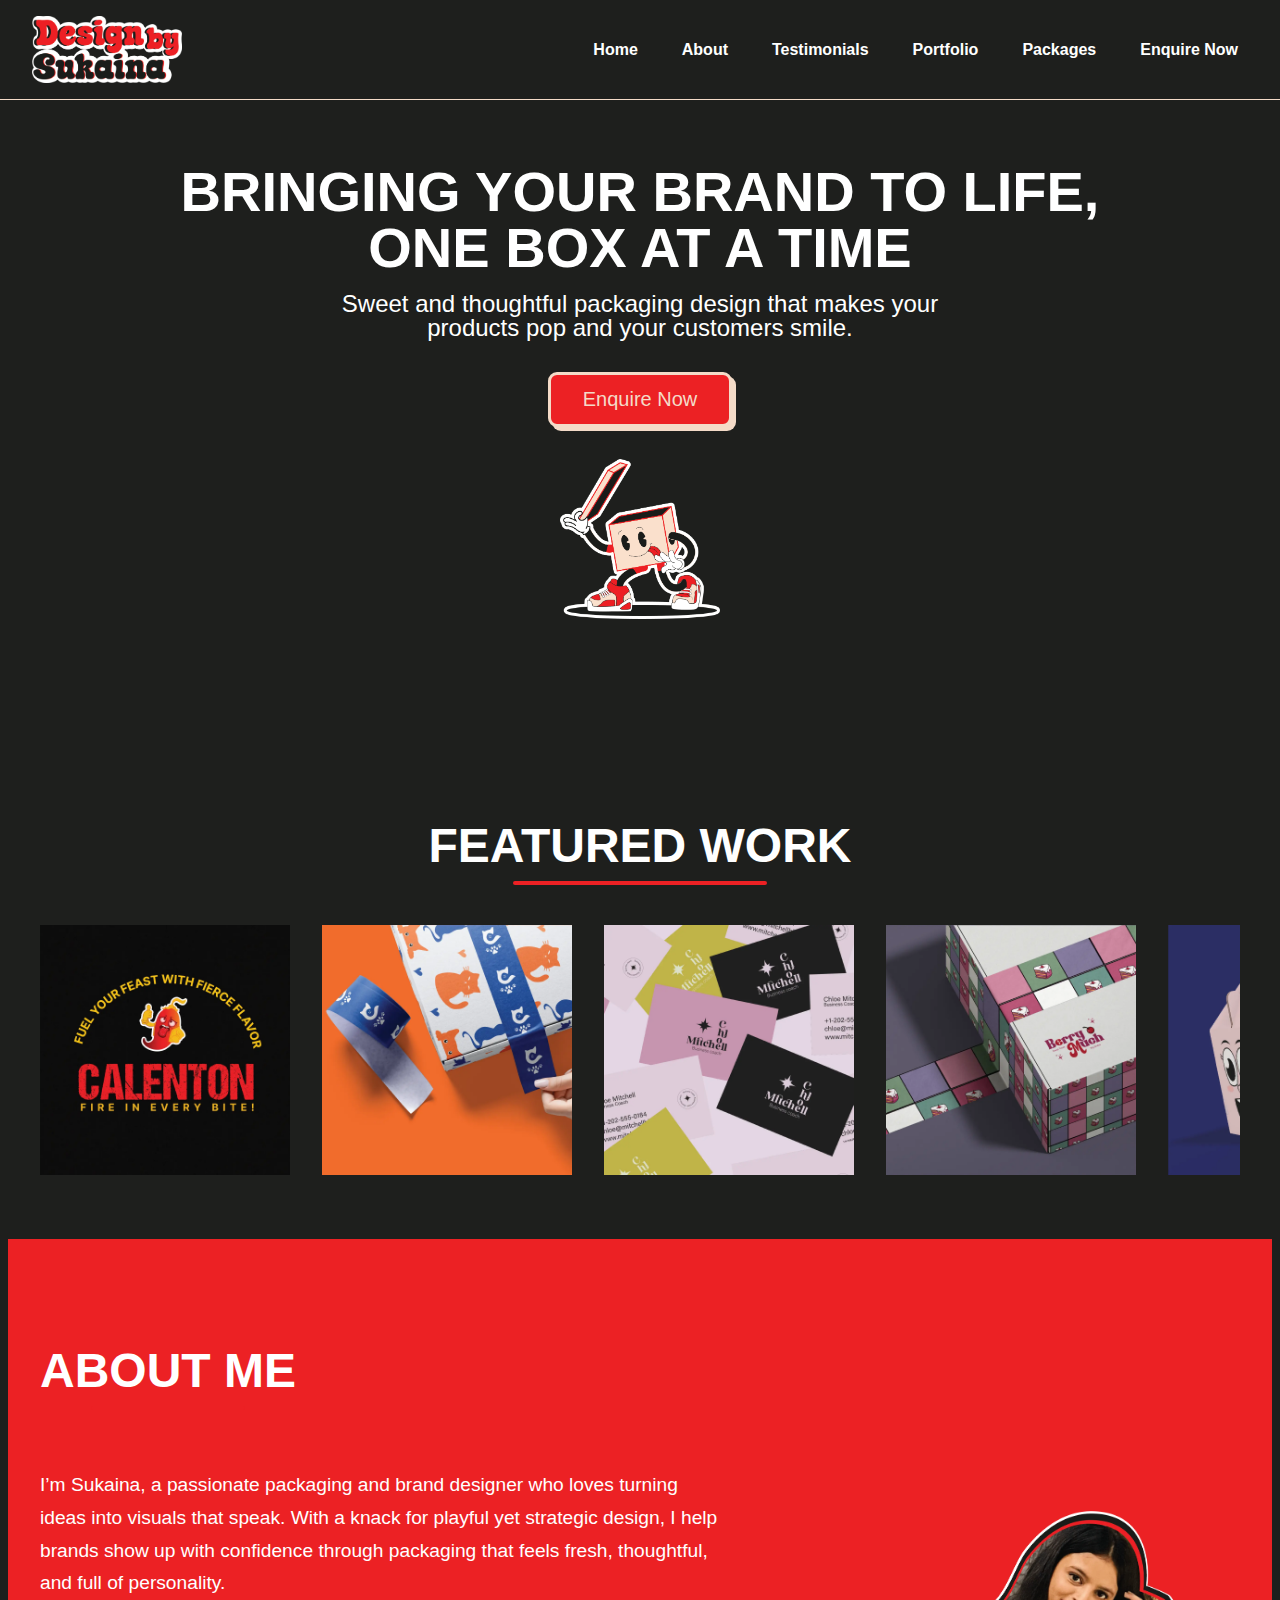
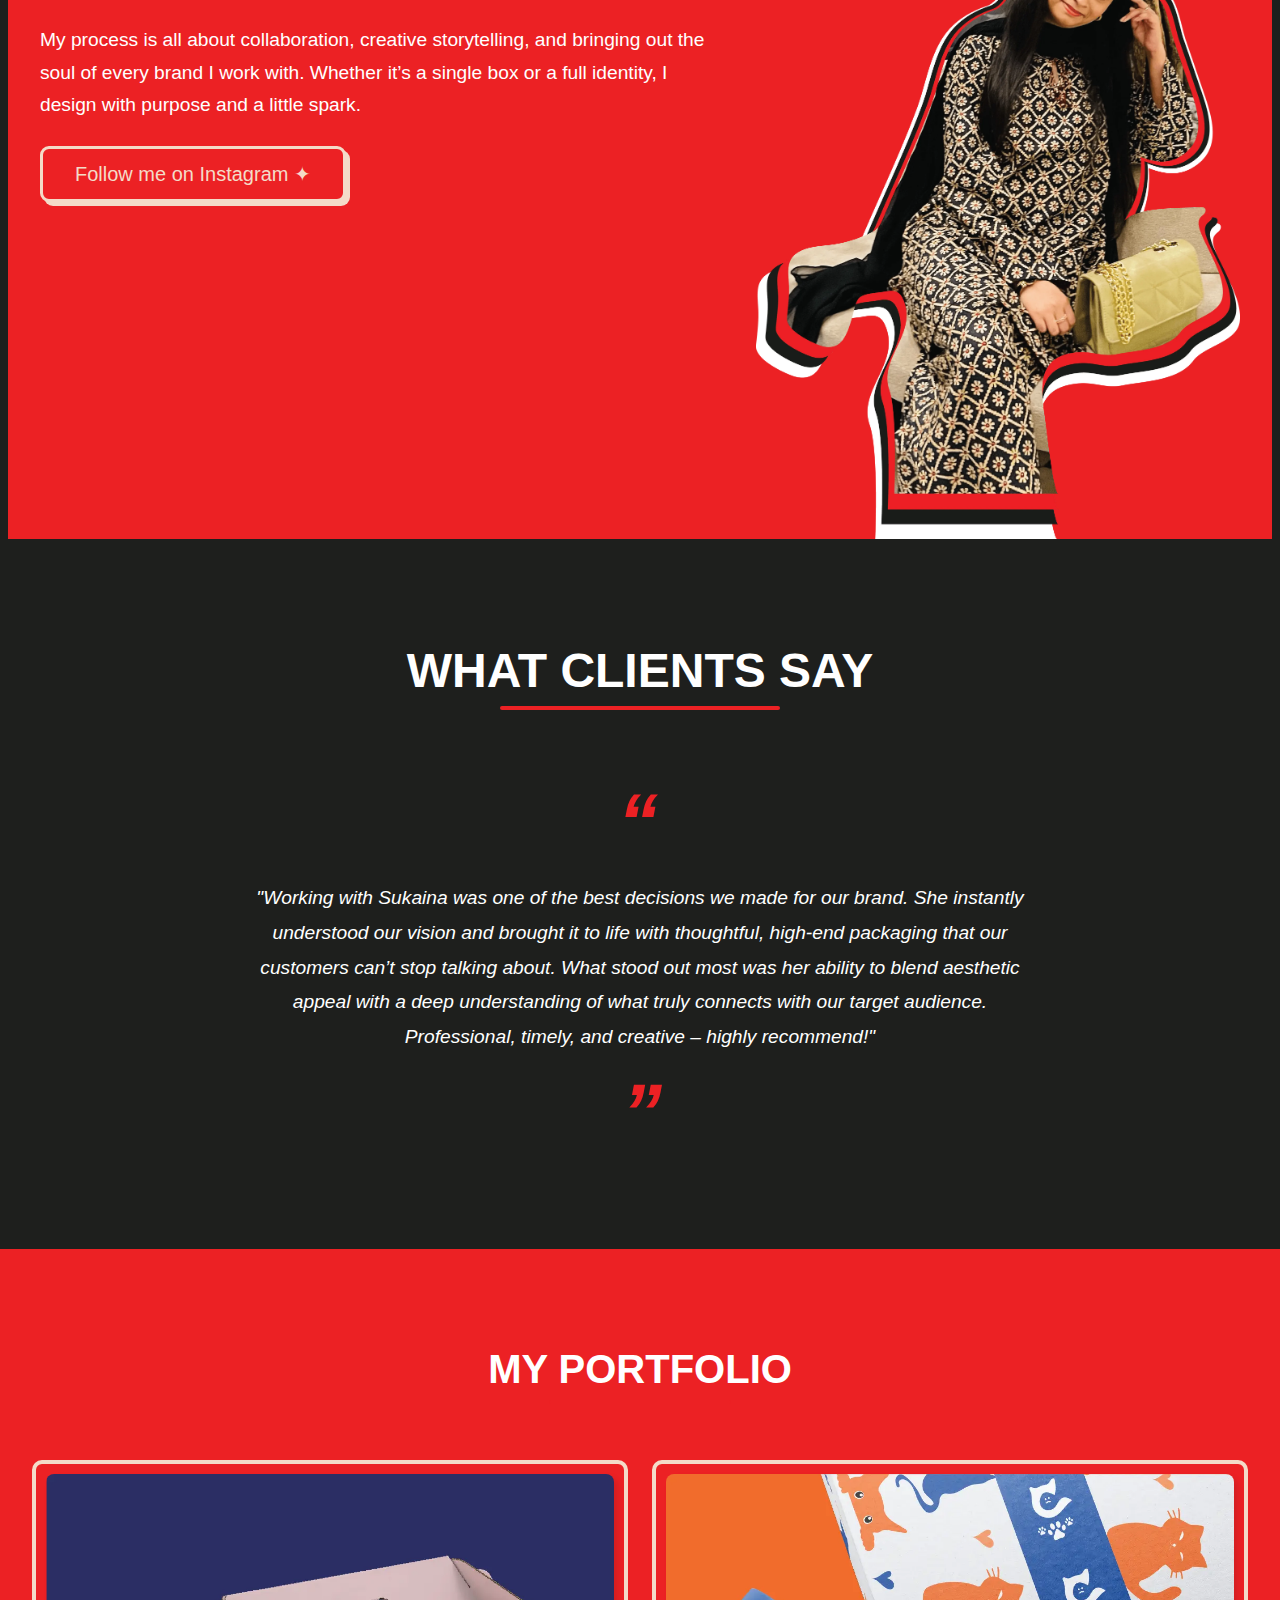
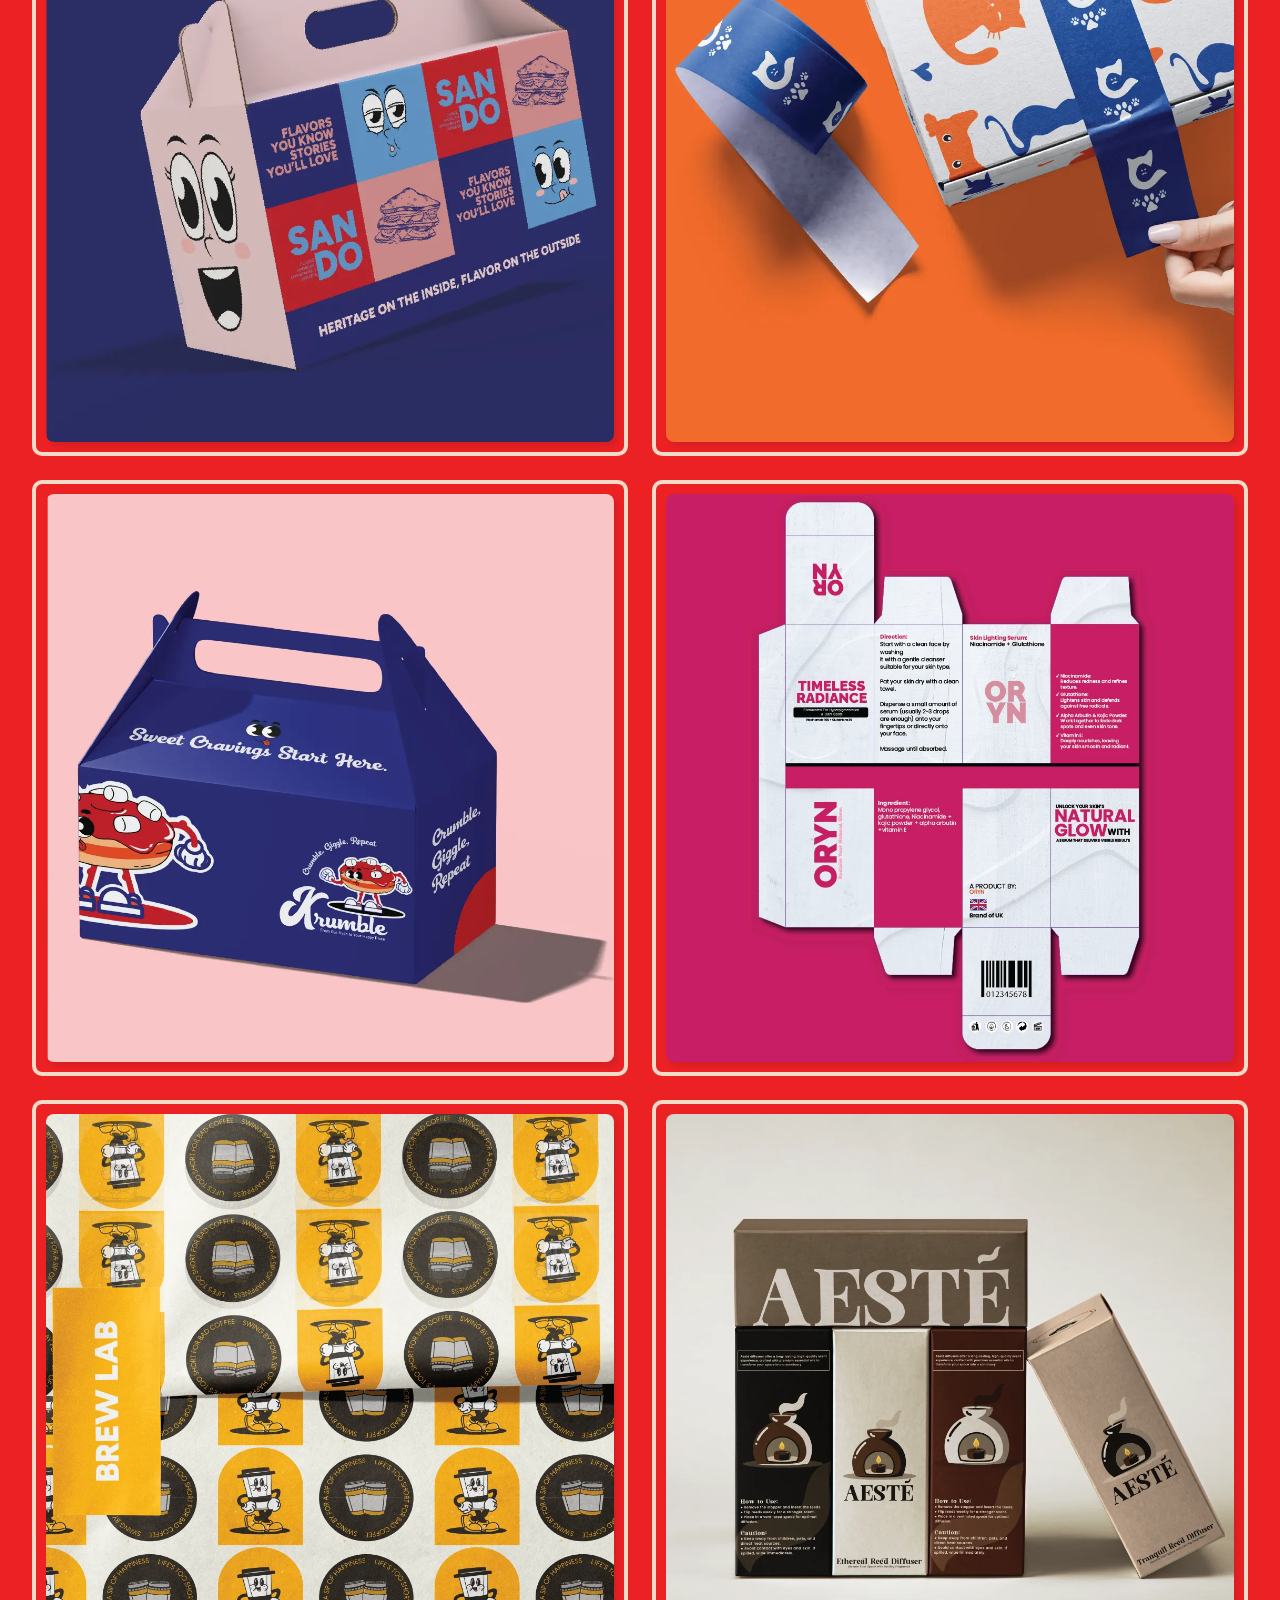
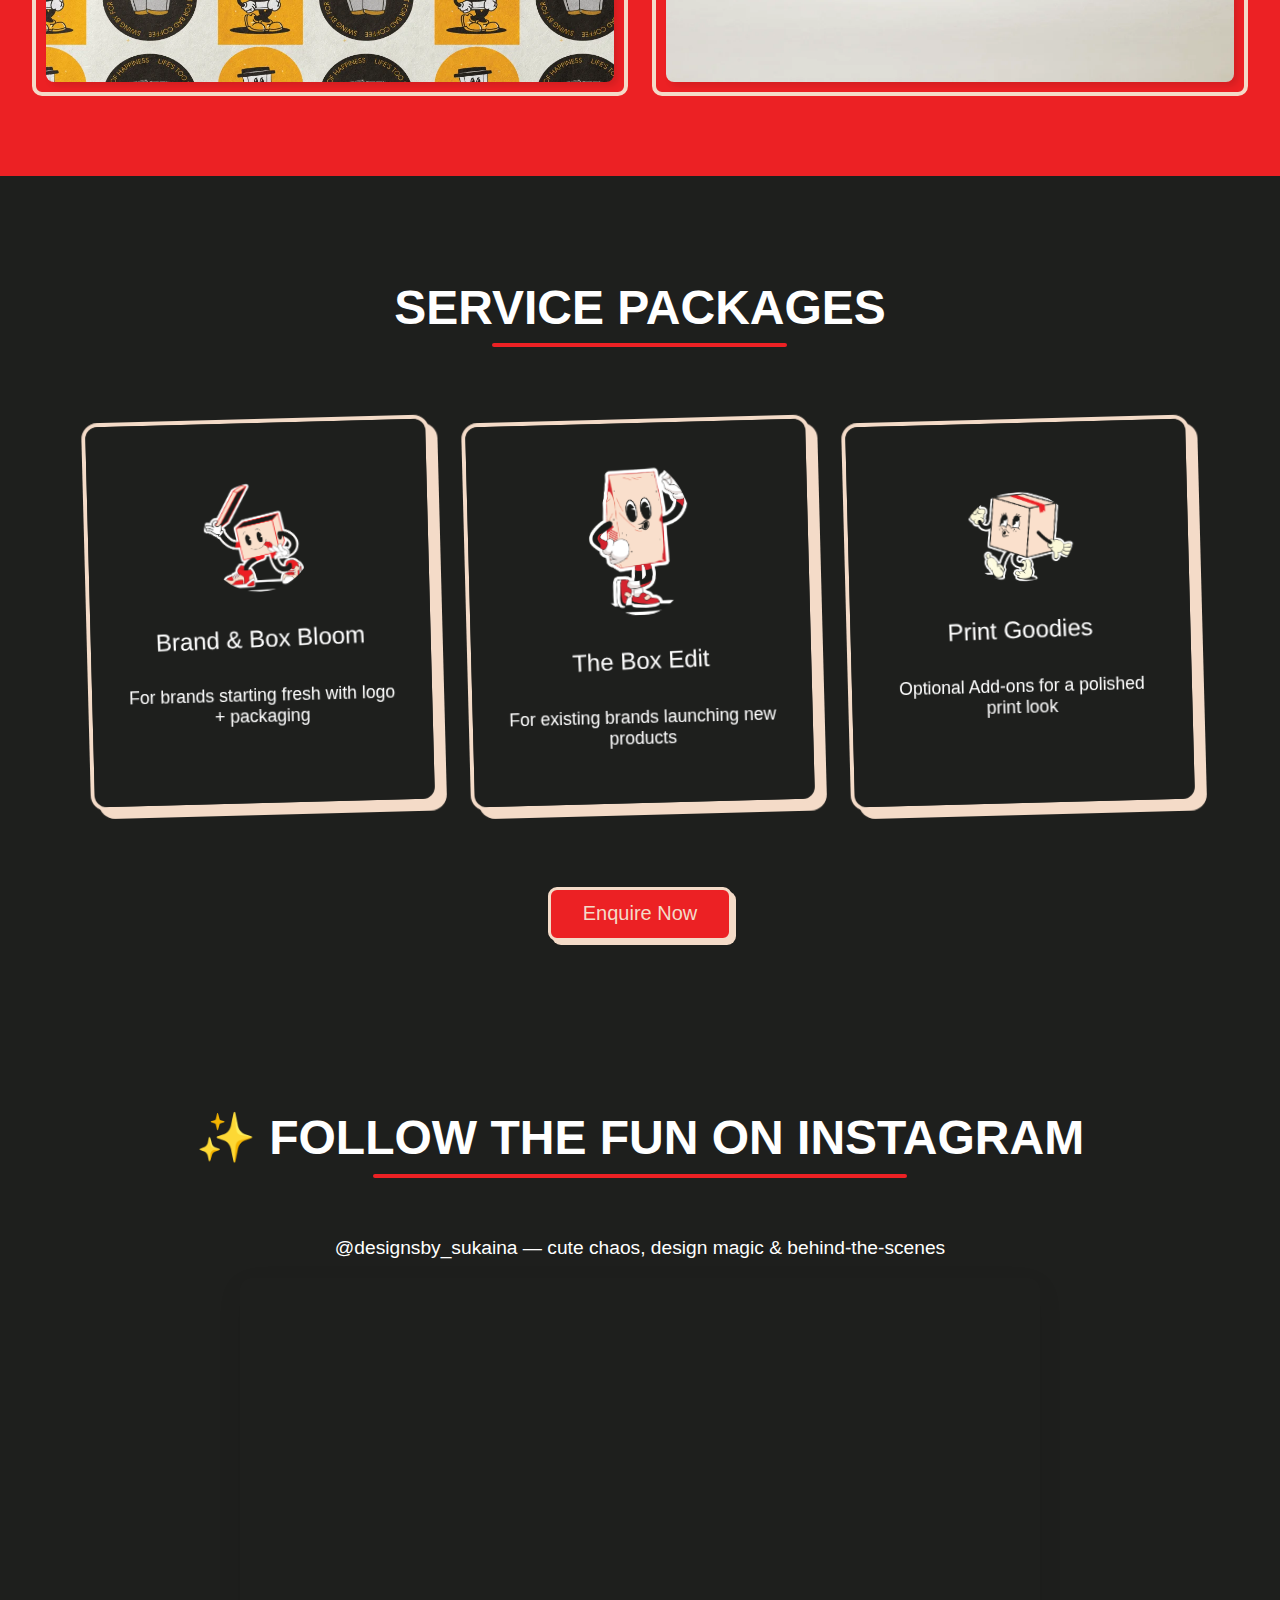
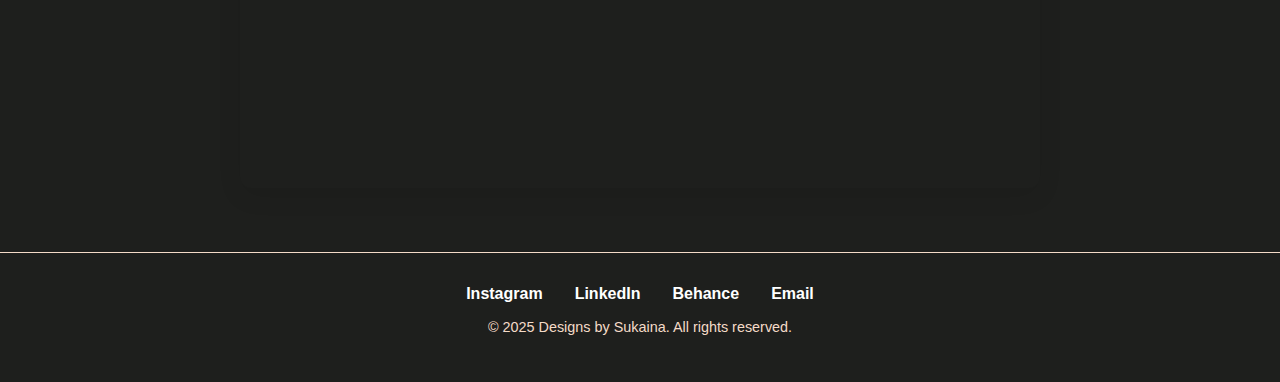
<file: index.html>
<!DOCTYPE html>
<html lang="en">
  <head>
    <meta charset="UTF-8" />
    <meta name="viewport" content="width=device-width, initial-scale=1.0" />
    <title>Design by Sukaina</title>
    <link rel="stylesheet" href="styles.css" />
    <link rel="icon" type="image/png" href="/favicon/favicon-96x96.png" sizes="96x96" />
    <link rel="icon" type="image/svg+xml" href="/favicon/favicon.svg" />
    <link rel="shortcut icon" href="/favicon/favicon.ico" />
    <link rel="apple-touch-icon" sizes="180x180" href="/favicon/apple-touch-icon.png" />
    <link rel="manifest" href="/favicon/site.webmanifest" />
  </head>
  <body>
    

    <!-- Header -->
    <header>
      <a href="#" class="logo">
        <img src="/assets/logo/logo.png" alt="Designer Logo" width="150" />
      </a>  
        <!-- Hamburger Button for Small Screens -->
        <button class="hamburger-menu" aria-label="Toggle navigation">
          <span class="hamburger-icon"></span>
        </button>
      <nav>
        <!-- Navigation Links -->
        <a href="#hero">Home</a>
        <a href="#about">About</a>
        <a href="#testimonials">Testimonials</a>
        <a href="#portfolio">Portfolio</a>
        <a href="#packages">Packages</a>
        <a href="apply.html">Enquire Now</a>
      </nav>
    </header>
    

    

    <!-- Hero Section -->
    <section id="hero" class="section">
      <div class="hero-content">
        <h1><span>Bringing Your Brand to Life, <br>One Box at a Time</span></h1>
        <p>Sweet and thoughtful packaging design that makes your products pop and your customers smile.</p>
        <a href="apply.html" class="btn">Enquire Now</a>
      </div>
      <div class="mascots">
        <img src="/assets/mascots/mascot-2.png" alt="Mascot 2">
      </div>
    </section>
    
    

    <!-- Floating Designs Section -->
    <section id="designs" class="section center">
      <h2>Featured Work</h2>
      <div class="floating-gallery-wrapper">
        <div class="floating-gallery">
          <a href="#"><img src="/assets/designs/for website-01.webp" alt="Design 1" loading="lazy"/></a>
          <a href="#"><img src="/assets/designs/for website-02.webp" alt="Design 2" loading="lazy"/></a>
          <a href="#"><img src="/assets/designs/for website-03.webp" alt="Design 3" loading="lazy"/></a>
          <a href="#"><img src="/assets/designs/for website-04.webp" alt="Design 4" loading="lazy"/></a>
          <a href="#"><img src="/assets/designs/for website-05.webp" alt="Design 5" loading="lazy"/></a>
          <a href="#"><img src="/assets/designs/for website-06.webp" alt="Design 6" loading="lazy"/></a>
          <a href="#"><img src="/assets/designs/for website-07.webp" alt="Design 7" loading="lazy"/></a>
          <a href="#"><img src="/assets/designs/for website-08.webp" alt="Design 8" loading="lazy"/></a>
          <a href="#"><img src="/assets/designs/for website-09.webp" alt="Design 9" loading="lazy"/></a>
          <a href="#"><img src="/assets/designs/for website-10.webp" alt="Design 10" loading="lazy"/></a>
          <a href="#"><img src="/assets/designs/for website-11.webp" alt="Design 11" loading="lazy"/></a>
          <a href="#"><img src="/assets/designs/for website-12.webp" alt="Design 12" loading="lazy"/></a>
          <a href="#"><img src="/assets/designs/for website-13.webp" alt="Design 13" loading="lazy"/></a>
          <a href="#"><img src="/assets/designs/for website-14.webp" alt="Design 14" loading="lazy"/></a>
          <a href="#"><img src="/assets/designs/for website-15.webp" alt="Design 15" loading="lazy"/></a>
          <a href="#"><img src="/assets/designs/for website-16.webp" alt="Design 16" loading="lazy"/></a>
          <a href="#"><img src="/assets/designs/for website-17.webp" alt="Design 17" loading="lazy"/></a>
          <a href="#"><img src="/assets/designs/for website-18.webp" alt="Design 18" loading="lazy"/></a>
          <a href="#"><img src="/assets/designs/for website-19.webp" alt="Design 19" loading="lazy"/></a>
    
          <!-- Repeat again for looping -->
          <a href="#"><img src="/assets/designs/for website-01.webp" alt="Design 1" loading="lazy"/></a>
          <a href="#"><img src="/assets/designs/for website-02.webp" alt="Design 2" loading="lazy"/></a>
          <a href="#"><img src="/assets/designs/for website-03.webp" alt="Design 3" loading="lazy"/></a>
          <a href="#"><img src="/assets/designs/for website-04.webp" alt="Design 4" loading="lazy"/></a>
          <a href="#"><img src="/assets/designs/for website-05.webp" alt="Design 5" loading="lazy"/></a>
          <a href="#"><img src="/assets/designs/for website-06.webp" alt="Design 6" loading="lazy"/></a>
          <a href="#"><img src="/assets/designs/for website-07.webp" alt="Design 7" loading="lazy"/></a>
          <a href="#"><img src="/assets/designs/for website-08.webp" alt="Design 8" loading="lazy"/></a>
          <a href="#"><img src="/assets/designs/for website-09.webp" alt="Design 9" loading="lazy"/></a>
          <a href="#"><img src="/assets/designs/for website-10.webp" alt="Design 10" loading="lazy"/></a>
          <a href="#"><img src="/assets/designs/for website-11.webp" alt="Design 11" loading="lazy"/></a>
          <a href="#"><img src="/assets/designs/for website-12.webp" alt="Design 12" loading="lazy"/></a>
          <a href="#"><img src="/assets/designs/for website-13.webp" alt="Design 13" loading="lazy"/></a>
          <a href="#"><img src="/assets/designs/for website-14.webp" alt="Design 14" loading="lazy"/></a>
          <a href="#"><img src="/assets/designs/for website-15.webp" alt="Design 15" loading="lazy"/></a>
          <a href="#"><img src="/assets/designs/for website-16.webp" alt="Design 16" loading="lazy"/></a>
          <a href="#"><img src="/assets/designs/for website-17.webp" alt="Design 17" loading="lazy"/></a>
          <a href="#"><img src="/assets/designs/for website-18.webp" alt="Design 18" loading="lazy"/></a>
          <a href="#"><img src="/assets/designs/for website-19.webp" alt="Design 19" loading="lazy"/></a>
        </div>
      </div>
    </section>
    

    <!-- About Section -->
    <section id="about" class="section about-section">
      <div class="about-content">
        <div class="about-text">
          <h2>About Me</h2>
          <p>
            I’m Sukaina, a passionate packaging and brand designer who loves turning ideas into visuals that speak. With a knack for playful yet strategic design, I help brands show up with confidence through packaging that feels fresh, thoughtful, and full of personality.
          </p>
          <p>
            My process is all about collaboration, creative storytelling, and bringing out the soul of every brand I work with. Whether it’s a single box or a full identity, I design with purpose and a little spark.
          </p>
          <a href="https://www.instagram.com/designsby_sukaina/" target="_blank" class="btn">Follow me on Instagram ✦</a>
        </div>
        <div class="about-image-wrapper">
          <img src="/assets/designbysukaina/designsbysukaina.webp" alt="Designer Portrait" class="about-image" loading="lazy" />
        </div>
      </div>
    </section>
    

    <!-- Testimonials -->
    <section id="testimonials" class="section center">
      <h2>What Clients Say</h2>
      <div class="testimonial-wrapper">
        <div class="testimonial-quote">
          <span class="quote-mark left-quote">“</span>
          <p id="testimonial-text">
            "Working with Sukaina was one of the best decisions we made for our brand. She instantly understood our vision and brought it to life with thoughtful, high-end packaging that our customers can’t stop talking about. What stood out most was her ability to blend aesthetic appeal with a deep understanding of what truly connects with our target audience. Professional, timely, and creative – highly recommend!"
          </p>
          <span class="quote-mark right-quote">”</span>
        </div>
      </div>
    </section>
    

    <!-- Behance Portfolio -->
    <section id="portfolio">
      <h2>My Portfolio</h2>
      <div class="image-list">
        <ul>
          <li>
            <a href="https://www.behance.net/gallery/224998275/Sando-Japanese-Sandwich-Shop" target="_blank">
              <img src="/assets/designs/for website-05.webp" alt="Design 5" loading="lazy">
            </a>
          </li>
          <li>
            <a href="https://www.behance.net/gallery/224997217/Chateau-" target="_blank">
              <img src="/assets/designs/for website-02.webp" alt="Design 2" loading="lazy">
            </a>
          </li>
          <li>
            <a href="https://www.behance.net/gallery/219893401/Krumble-Bakehouse-" target="_blank">
              <img src="/assets/designs/for website-06.webp" alt="Design 6" loading="lazy">
            </a>
          </li>
          <li>
            <a href="https://www.behance.net/gallery/225001045/ORYN-organic-skincare-" target="_blank">
              <img src="/assets/designs/for website-14.webp" alt="Design 14" loading="lazy">
            </a>
          </li>
          <li>
            <a href="https://www.behance.net/gallery/197459517/BREW-LAB-Coffee-Cafe" target="_blank">
              <img src="/assets/designs/for website-19.webp" alt="Design 19" loading="lazy">
            </a>
          </li>
          <li>
            <a href="https://www.behance.net/gallery/225249403/AESTE-Reed-Diffusers" target="_blank">
              <img src="/assets/designs/for website-13.webp" alt="Design 15" loading="lazy">
            </a>
          </li>
          
        </ul>
      </div>
    </section>
    
    
    

    <!-- Packages Section -->
  <section id="packages" class="section center">
    <h2>Service Packages</h2>
    <div class="packages">
      
      <!-- Brand & Box Bloom -->
      <div class="package-card">
        <div class="card-inner">
          <div class="card-front">
            <img src="/assets/mascots/mascot-2.png" alt="Mascot Package 1" width="80" />
            <h3>Brand & Box Bloom</h3>
            <p class="short-desc">For brands starting fresh with logo + packaging</p>
          </div>
          <div class="card-back">
            <h4>Includes:</h4>
            <ul>
              <li>Logo Suite</li>
              <li>Colors & Fonts</li>
              <li>Packaging Design</li>
              <li>Moodboard + Direction</li>
              <li>Print-ready Files</li>
              <li>Brand Guide</li>
              <li><strong>+ $150</strong> for each additional SKU</li>
            </ul>
            <p><strong>Starts at $950</strong></p>
          </div>
        </div>
      </div>

      <!-- The Box Edit -->
      <div class="package-card">
        <div class="card-inner">
          <div class="card-front">
            <img src="/assets/mascots/mascot-3.png" alt="Mascot Package 2" width="80" />
            <h3>The Box Edit</h3>
            <p class="short-desc">For existing brands launching new products</p>
          </div>
          <div class="card-back">
            <h4>Includes:</h4>
            <ul>
              <li>2 Packaging Designs</li>
              <li>Mood & Color Coordination</li>
              <li>Print-ready Files</li>
              <li><strong>+ $150</strong> for each additional SKU</li>
            </ul>
            <p><strong>Starts at $600</strong></p>
          </div>
        </div>
      </div>

      <!-- Print Goodies Add-ons -->
      <div class="package-card">
        <div class="card-inner">
          <div class="card-front">
            <img src="/assets/mascots/mascot-4.png" alt="Mascot Package 3" width="80" />
            <h3>Print Goodies</h3>
            <p class="short-desc">Optional Add-ons for a polished print look</p>
          </div>
          <div class="card-back">
            <h4>Add-Ons:</h4>
            <ul>
              <li>Menu Card – $100</li>
              <li>Brochure – $120</li>
              <li>Flyer – $80</li>
              <li>Stickers / Thank You Cards – $50</li>
              <li>Label Design – $70</li>
            </ul>
          </div>
        </div>
      </div>

    </div>

    <a href="apply.html" class="btn">Enquire Now</a>
  </section>

  <section id="instagram" class="section center">
    <h2>✨ Follow the Fun on Instagram</h2>
    <p class="subtitle">@designsby_sukaina — cute chaos, design magic & behind-the-scenes</p>

    <!-- Centered Widget Wrapper -->
    <div style="display: flex; justify-content: center;">
      <iframe src="https://snapwidget.com/embed/1095353"
              class="snapwidget-widget"
              allowtransparency="true"
              frameborder="0"
              scrolling="no"
              style="border:none; overflow:hidden; width:100%; max-width: 800px; height:510px; border-radius: 12px; box-shadow: 0 8px 24px rgba(0,0,0,0.08);"
              title="Posts from Instagram">
      </iframe>
    </div>
  </section>

  <footer id="site-footer">
    <div class="footer-links">
      <a href="https://www.instagram.com/designsby_sukaina/" target="_blank">Instagram</a>
      <a href="https://www.linkedin.com/in/syeda-sukaina-shakeelgraphicdesigner/" target="_blank">LinkedIn</a>
      <a href="https://www.behance.net/shedesigns2" target="_blank">Behance</a>
      <a href="mailto:designbyher10@gmail.com">Email</a>
    </div>
    <p class="copyright">© 2025 Designs by Sukaina. All rights reserved.</p>
  </footer>






    <script>
  // Get the hamburger menu and the navigation
  const hamburger = document.querySelector('.hamburger-menu');
  const nav = document.querySelector('header nav');

  hamburger.addEventListener('click', () => {
    hamburger.classList.toggle('active');
    nav.classList.toggle('active');
  });

  document.addEventListener('click', (e) => {
    document.querySelectorAll('.card-inner').forEach(card => {
      if (!card.contains(e.target)) {
        card.classList.remove('flipped');
      }
    });
  });



  </script>
  </body>
</html>
</file>
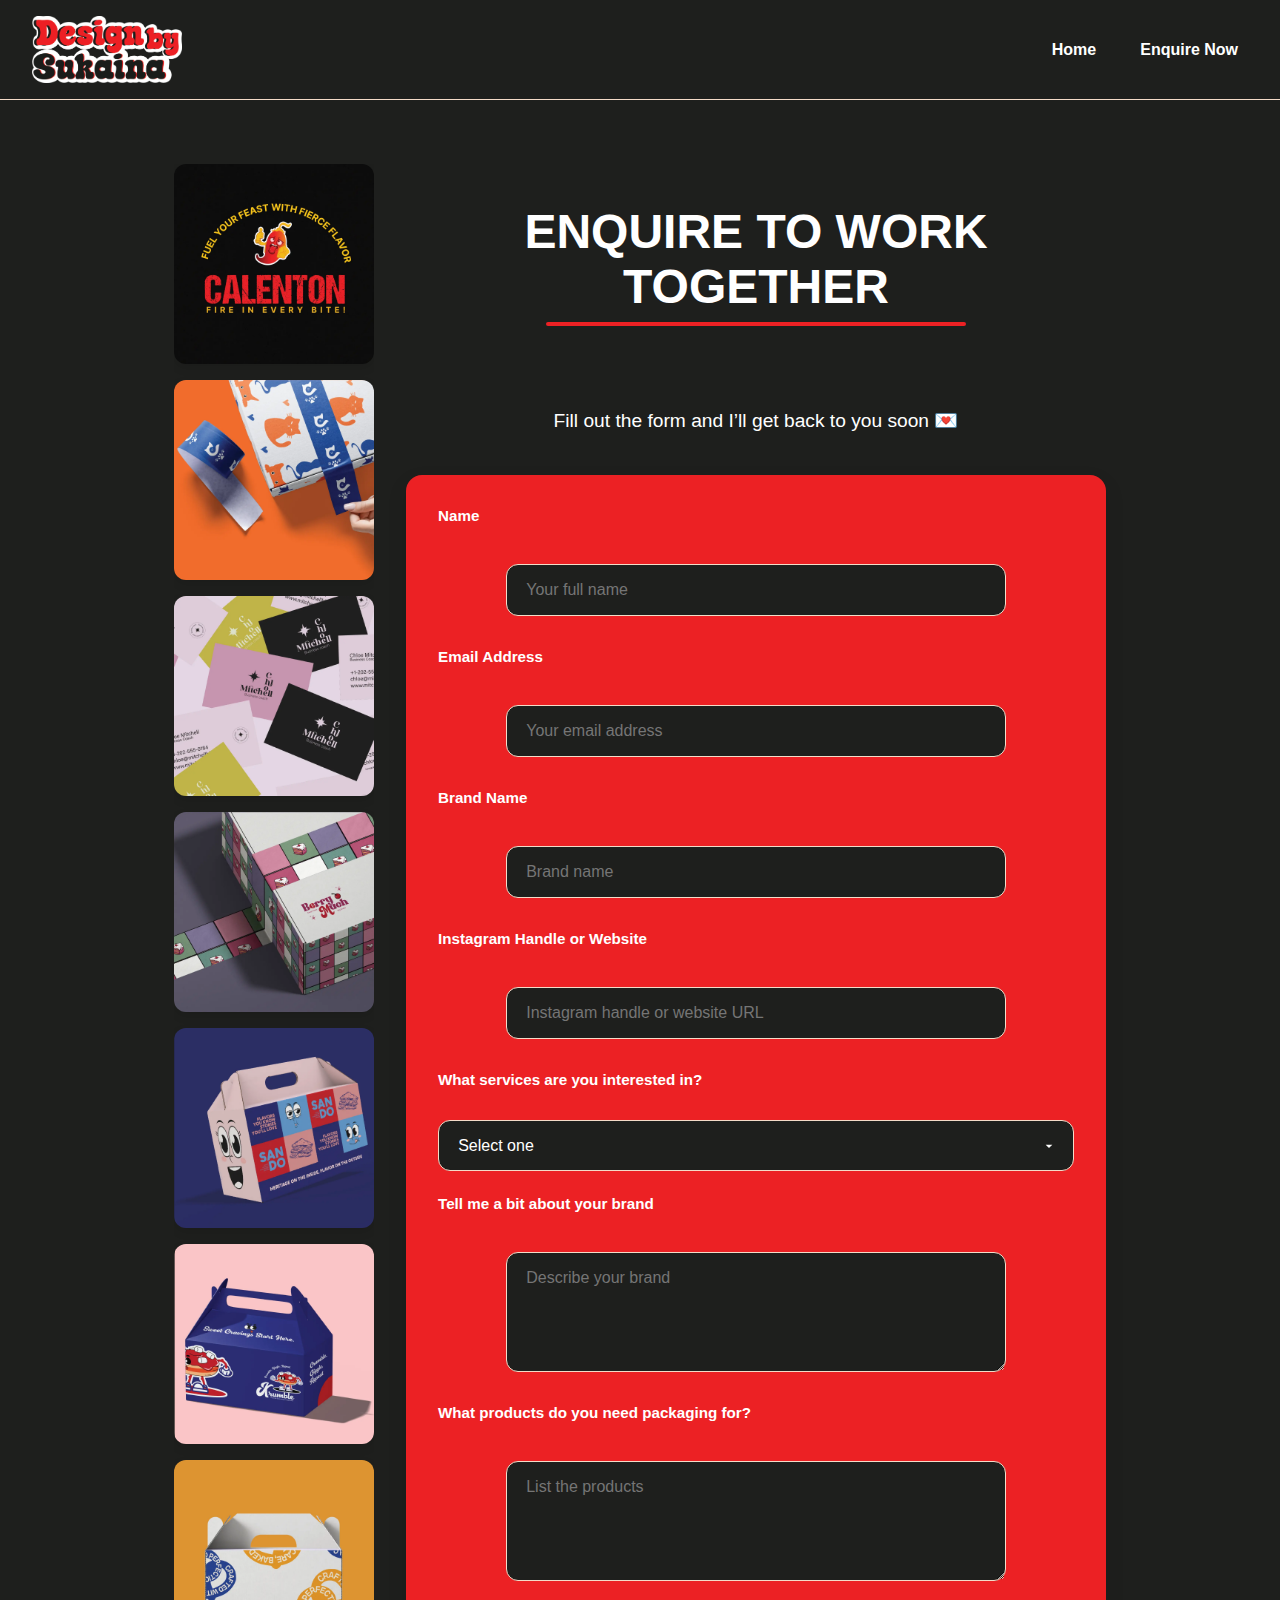
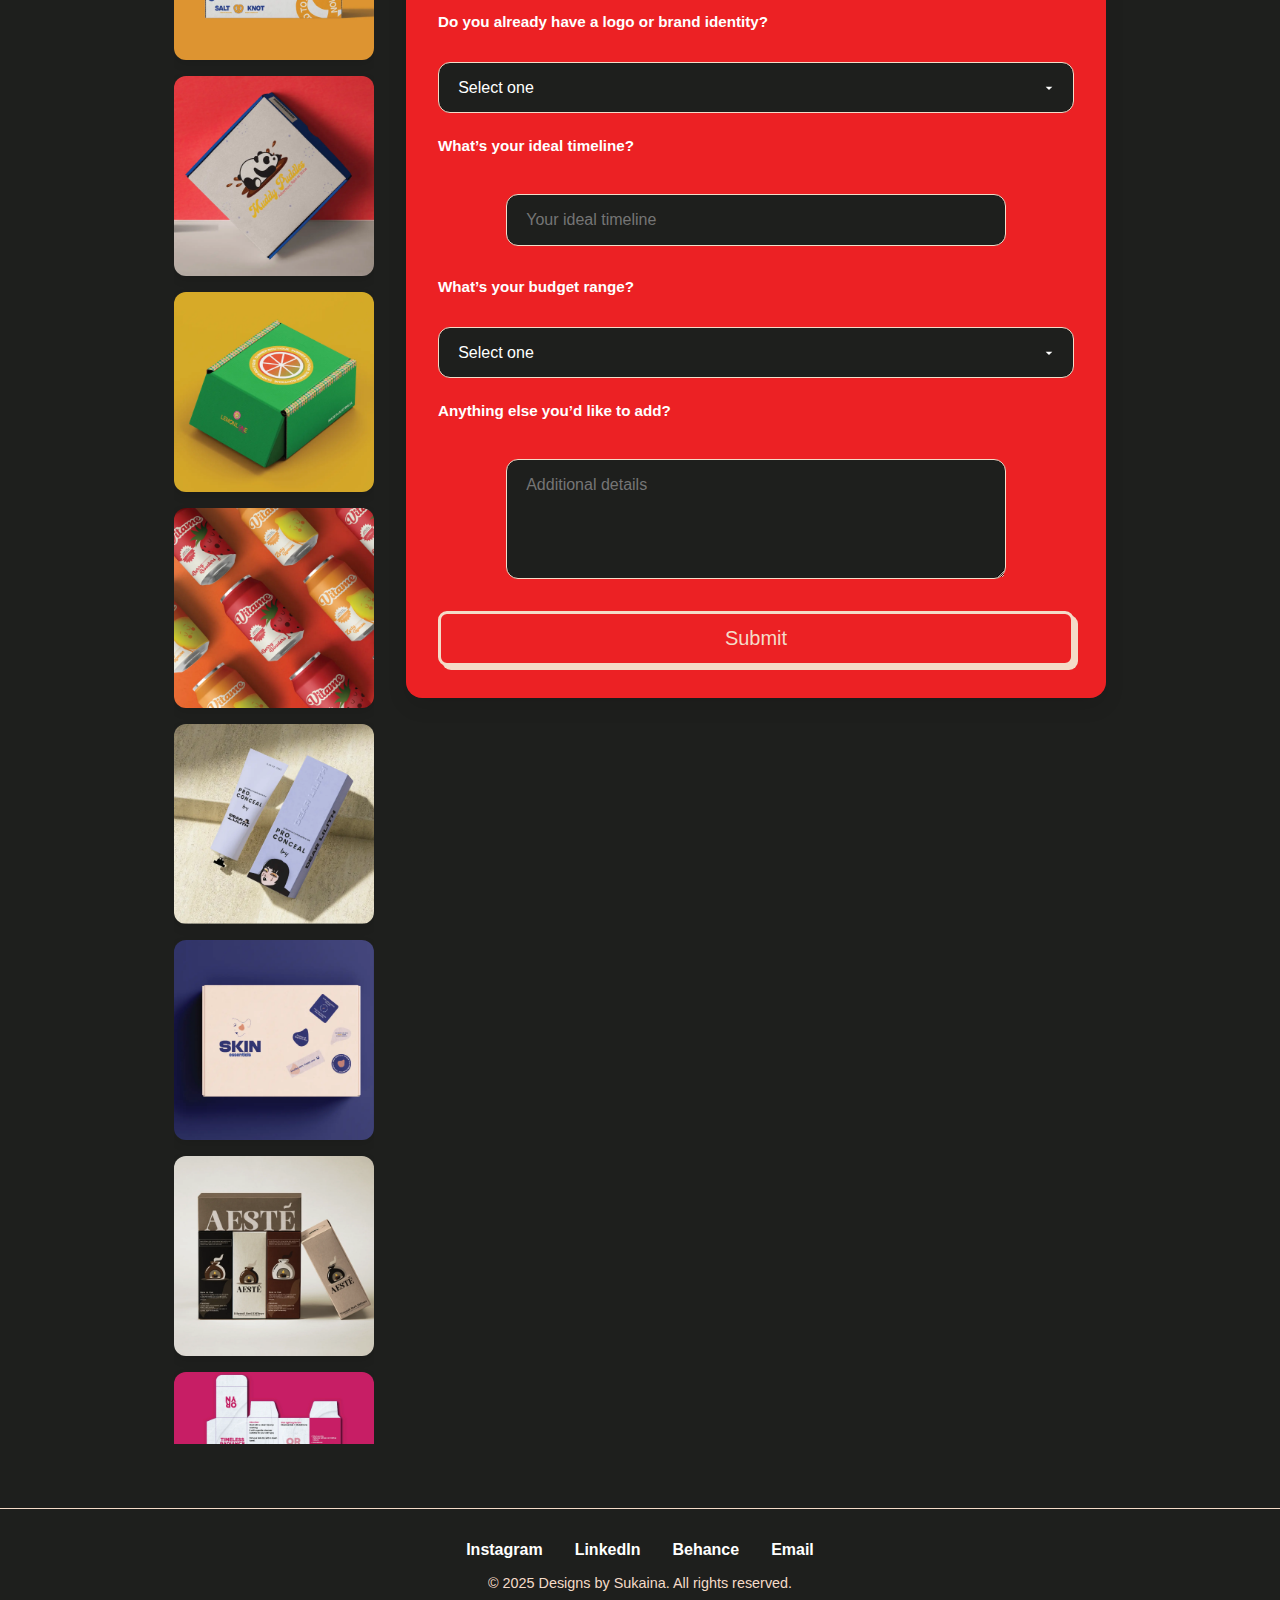
<file: apply.html>
<!DOCTYPE html>
<html lang="en">
  <head>
    <meta charset="UTF-8" />
    <meta name="viewport" content="width=device-width, initial-scale=1.0" />
    <title>Enquire – Designs by Sukaina</title>
    <link rel="stylesheet" href="styles.css" />
    <link rel="icon" type="image/png" href="/favicon/favicon-96x96.png" sizes="96x96" />
    <link rel="icon" type="image/svg+xml" href="/favicon/favicon.svg" />
    <link rel="shortcut icon" href="/favicon/favicon.ico" />
    <link rel="apple-touch-icon" sizes="180x180" href="/favicon/apple-touch-icon.png" />
    <link rel="manifest" href="/favicon/site.webmanifest" />
  </head>
  <body>
    <!-- Header -->
    <header>
      <a href="#" class="logo">
        <img src="/assets/logo/logo.png" alt="Designer Logo" width="150" />
      </a>
      <!-- Hamburger Button for Small Screens -->
      <button class="hamburger-menu" aria-label="Toggle navigation">
        <span class="hamburger-icon"></span>
      </button>
      <nav>
        <!-- Navigation Links -->
        <a href="index.html">Home</a>
        <a href="apply.html">Enquire Now</a>
      </nav>
    </header>

    <!-- Form Section -->
    <section class="form-wrapper">
      <div class="form-visual vertical-floating-gallery">
        <div class="floating-gallery-column">
          <a href="#"
            ><img src="/assets/designs/for website-01.webp" alt="Design 1"
          /></a>
          <a href="#"
            ><img src="/assets/designs/for website-02.webp" alt="Design 2"
          /></a>
          <a href="#"
            ><img src="/assets/designs/for website-03.webp" alt="Design 3"
          /></a>
          <a href="#"
            ><img src="/assets/designs/for website-04.webp" alt="Design 4"
          /></a>
          <a href="#"
            ><img src="/assets/designs/for website-05.webp" alt="Design 5"
          /></a>
          <a href="#"
            ><img src="/assets/designs/for website-06.webp" alt="Design 6"
          /></a>
          <a href="#"
            ><img src="/assets/designs/for website-07.webp" alt="Design 7"
          /></a>
          <a href="#"
            ><img src="/assets/designs/for website-08.webp" alt="Design 8"
          /></a>
          <a href="#"
            ><img src="/assets/designs/for website-09.webp" alt="Design 9"
          /></a>
          <a href="#"
            ><img src="/assets/designs/for website-10.webp" alt="Design 10"
          /></a>
          <a href="#"
            ><img src="/assets/designs/for website-11.webp" alt="Design 11"
          /></a>
          <a href="#"
            ><img src="/assets/designs/for website-12.webp" alt="Design 12"
          /></a>
          <a href="#"
            ><img src="/assets/designs/for website-13.webp" alt="Design 13"
          /></a>
          <a href="#"
            ><img src="/assets/designs/for website-14.webp" alt="Design 14"
          /></a>
          <a href="#"
            ><img src="/assets/designs/for website-15.webp" alt="Design 15"
          /></a>
          <a href="#"
            ><img src="/assets/designs/for website-16.webp" alt="Design 16"
          /></a>
          <a href="#"
            ><img src="/assets/designs/for website-17.webp" alt="Design 17"
          /></a>
          <a href="#"
            ><img src="/assets/designs/for website-18.webp" alt="Design 18"
          /></a>
          <a href="#"
            ><img src="/assets/designs/for website-19.webp" alt="Design 19"
          /></a>

          <!-- Repeat again for looping -->
          <a href="#"
            ><img src="/assets/designs/for website-01.webp" alt="Design 1"
          /></a>
          <a href="#"
            ><img src="/assets/designs/for website-02.webp" alt="Design 2"
          /></a>
          <a href="#"
            ><img src="/assets/designs/for website-03.webp" alt="Design 3"
          /></a>
          <a href="#"
            ><img src="/assets/designs/for website-04.webp" alt="Design 4"
          /></a>
          <a href="#"
            ><img src="/assets/designs/for website-05.webp" alt="Design 5"
          /></a>
          <a href="#"
            ><img src="/assets/designs/for website-06.webp" alt="Design 6"
          /></a>
          <a href="#"
            ><img src="/assets/designs/for website-07.webp" alt="Design 7"
          /></a>
          <a href="#"
            ><img src="/assets/designs/for website-08.webp" alt="Design 8"
          /></a>
          <a href="#"
            ><img src="/assets/designs/for website-09.webp" alt="Design 9"
          /></a>
          <a href="#"
            ><img src="/assets/designs/for website-10.webp" alt="Design 10"
          /></a>
          <a href="#"
            ><img src="/assets/designs/for website-11.webp" alt="Design 11"
          /></a>
          <a href="#"
            ><img src="/assets/designs/for website-12.webp" alt="Design 12"
          /></a>
          <a href="#"
            ><img src="/assets/designs/for website-13.webp" alt="Design 13"
          /></a>
          <a href="#"
            ><img src="/assets/designs/for website-14.webp" alt="Design 14"
          /></a>
          <a href="#"
            ><img src="/assets/designs/for website-15.webp" alt="Design 15"
          /></a>
          <a href="#"
            ><img src="/assets/designs/for website-16.webp" alt="Design 16"
          /></a>
          <a href="#"
            ><img src="/assets/designs/for website-17.webp" alt="Design 17"
          /></a>
          <a href="#"
            ><img src="/assets/designs/for website-18.webp" alt="Design 18"
          /></a>
          <a href="#"
            ><img src="/assets/designs/for website-19.webp" alt="Design 19"
          /></a>
        </div>
      </div>
      <div class="form-section">
        <h2>Enquire to Work Together</h2>
        <p class="subtitle">
          Fill out the form and I’ll get back to you soon 💌
        </p>

        <form name="enquiry" method="POST" data-netlify="true" novalidate>
          <input type="hidden" name="form-name" value="enquiry" />

          <label for="name">Name</label>
          <input
            type="text"
            id="name"
            name="name"
            required
            placeholder="Your full name"
          />

          <label for="email">Email Address</label>
          <input
            type="email"
            id="email"
            name="email"
            required
            placeholder="Your email address"
          />

          <label for="brand">Brand Name</label>
          <input
            type="text"
            id="brand"
            name="brand"
            required
            placeholder="Brand name"
          />

          <label for="handle">Instagram Handle or Website</label>
          <input
            type="text"
            id="handle"
            name="handle"
            required
            placeholder="Instagram handle or website URL"
          />

          <label for="services">What services are you interested in?</label>
          <select id="services" name="services" required>
            <option value="" disabled selected>Select one</option>
            <option value="Brand Identity + Packaging">
              Brand Identity + Packaging
            </option>
            <option value="Packaging Only">Packaging Only</option>
            <option value="Print Materials">
              Print Materials (Menu, Flyer, Brochure)
            </option>
            <option value="Something Else">Something Else</option>
          </select>

          <label for="about">Tell me a bit about your brand</label>
          <textarea
            id="about"
            name="about"
            rows="4"
            required
            placeholder="Describe your brand"
          ></textarea>

          <label for="products">What products do you need packaging for?</label>
          <textarea
            id="products"
            name="products"
            rows="3"
            required
            placeholder="List the products"
          ></textarea>

          <label for="identity"
            >Do you already have a logo or brand identity?</label
          >
          <select id="identity" name="identity" required>
            <option value="" disabled selected>Select one</option>
            <option value="Full Identity">Yes, full brand identity</option>
            <option value="Needs Work">I have a logo, but it needs work</option>
            <option value="Starting Fresh">No, I’m starting fresh</option>
          </select>

          <label for="timeline">What’s your ideal timeline?</label>
          <input
            type="text"
            id="timeline"
            name="timeline"
            required
            placeholder="Your ideal timeline"
          />

          <label for="budget">What’s your budget range?</label>
          <select id="budget" name="budget" required>
            <option value="" disabled selected>Select one</option>
            <option value="Under $500">Under $500</option>
            <option value="$500–$1000">$500–$1000</option>
            <option value="$1000–$2000">$1000–$2000</option>
            <option value="$2000+">$2000+</option>
          </select>

          <label for="extra">Anything else you’d like to add?</label>
          <textarea
            id="extra"
            name="extra"
            rows="3"
            placeholder="Additional details"
          ></textarea>

          <button type="submit" class="btn">Submit</button>
        </form>
      </div>

      <!-- Confirmation Message -->
      <div id="thank-you-message" style="display: none; text-align: center; padding: 2rem;">
         <h2>Thank you! 💌</h2>
         <p>Your form has been received. I’ll get back to you shortly.</p>
      </div>

    </section>

    <!-- Footer -->
    <footer id="site-footer">
      <div class="footer-links">
        <a href="https://www.instagram.com/designsby_sukaina/" target="_blank"
          >Instagram</a
        >
        <a
          href="https://www.linkedin.com/in/syeda-sukaina-shakeelgraphicdesigner/"
          target="_blank"
          >LinkedIn</a
        >
        <a href="https://www.behance.net/shedesigns2" target="_blank"
          >Behance</a
        >
        <a href="mailto:designbyher10@gmail.com">Email</a>
      </div>
      <p class="copyright">© 2025 Designs by Sukaina. All rights reserved.</p>
    </footer>

    <script>
      // Get the hamburger menu and the navigation
      const hamburger = document.querySelector(".hamburger-menu");
      const nav = document.querySelector("header nav");

      hamburger.addEventListener("click", () => {
        hamburger.classList.toggle("active");
        nav.classList.toggle("active");
      });

        const form = document.getElementById('enquiry');
  const formContainer = document.getElementById('form-section');
  const thankYouMessage = document.getElementById('thank-you-message');

  form.addEventListener('submit', function (e) {
    e.preventDefault(); // Prevent page reload

    const formData = new FormData(form);

    fetch('/', {
      method: 'POST',
      headers: { 'Content-Type': 'application/x-www-form-urlencoded' },
      body: new URLSearchParams(formData).toString()
    })
    .then(() => {
      formContainer.style.display = 'none';
      thankYouMessage.style.display = 'block';
    })
    .catch((error) => alert('Oops! Something went wrong. Please try again.'));
  });
    </script>
  </body>
</html>
</file>
<file: styles.css>
/* ========== Root Palette ========== */
:root {
  --black: #1e1f1d;
  --cream: #f4dbc8;
  --red: #ec2124;
  --white: #ffffff;
}

/* ========== Base Reset & Typography ========== */
body {
  margin: 0;
  padding: 0;
  font-family: 'Futura', sans-serif;
  background-color: var(--black);
  color: var(--white);
  animation: fadeIn 1.5s ease-in-out;
}

h1 {
  font-size: clamp(2.5rem, 6vw, 3.5rem);
}

h2 {
  font-family: 'Futura Black', sans-serif;
  font-size: clamp(2rem, 5vw, 3rem);
  text-transform: uppercase;
  color: var(--white);
  margin-bottom: 2rem;
  position: relative;
  display: inline-block;
  padding-bottom: 0.5rem;
}

h2::after {
  content: "";
  display: block;
  width: 60%;
  height: 4px;
  background-color: var(--red);
  margin: 0.5rem auto 0;
  border-radius: 2px;
}

p, li, input, textarea {
  font-size: clamp(1rem, 2.5vw, 1.2rem);
}

/* ========== Animations ========== */
@keyframes fadeIn {
  from { opacity: 0; }
  to { opacity: 1; }
}

@keyframes fadeInText {
  from { opacity: 0; }
  to { opacity: 1; }
}

@keyframes float {
  0%, 100% { transform: translateY(0); }
  50% { transform: translateY(-12px); }
}

@keyframes floaty {
  0%, 100% { transform: translateY(0px) rotate(-1.5deg); }
  50% { transform: translateY(-10px) rotate(-2.5deg); }
}

@keyframes tickerScroll {
  from { transform: translateX(0%); }
  to { transform: translateX(-50%); }
}

/* ========== Layout Utilities ========== */
.section {
  padding: 4rem 2rem;
  max-width: 1200px;
  margin: auto;
}

.center {
  text-align: center;
}

/* ========== Buttons ========== */
.btn {
  display: inline-block;
  background-color: var(--red);
  color: var(--cream);
  font-family: 'Futura', sans-serif;
  font-size: 1.25rem;
  padding: 0.8rem 2rem;
  border: 3px solid var(--cream);
  border-radius: 9px;
  text-decoration: none;
  box-shadow: 4px 4px 0 var(--cream);
  transition: all 0.2s ease;
  position: relative;
}

.btn:hover {
  top: 2px;
  left: 2px;
  box-shadow: 2px 2px 0 var(--cream);
  background-color: #ff4a4d;
}

.btn:active {
  top: 4px;
  left: 4px;
  box-shadow: none;
}

/* ========== Media Elements ========== */
img {
  max-width: 100%;
  display: block;
  margin: 0 auto;
}

input, textarea {
  width: 100%;
  max-width: 500px;
  margin: 0.5rem auto;
  padding: 0.75rem;
  border: none;
  border-radius: 0.25rem;
  background: var(--white);
  color: var(--black);
  display: block;
}

textarea {
  height: 120px;
  resize: vertical;
}

/* ========== Header ========== */
header {
  background-color: var(--black);
  padding: 1rem 2rem;
  display: flex;
  justify-content: space-between;
  align-items: center;
  position: sticky;
  top: 0;
  z-index: 1000;
  border-bottom: 1px solid var(--cream);
}

header .logo {
  font-family: 'Futura Black', sans-serif;
  font-size: 1.5rem;
  color: var(--red);
  text-decoration: none;
}

header nav a {
  color: var(--white);
  margin-left: 1.5rem;
  text-decoration: none;
  font-weight: bold;
  transition: color 0.3s ease;
  display: inline-block;
  padding: 10px;
}

header nav a:hover {
  color: var(--red);
}

/* ========== Hamburger Menu ========== */
.hamburger-menu {
  display: none;
  cursor: pointer;
  padding: 10px;
  position: relative;
  z-index: 1200;
  background: none;
}

.hamburger-icon,
.hamburger-icon::before,
.hamburger-icon::after {
  content: '';
  display: block;
  width: 30px;
  height: 5px;
  background-color: var(--white);
  margin: 6px 0;
  transition: 0.4s;
}

.hamburger-menu.active .hamburger-icon {
  transform: rotate(45deg);
}

.hamburger-menu.active .hamburger-icon::before,
.hamburger-menu.active .hamburger-icon::after {
  transform: rotate(90deg);
  top: 0;
}

/* ========== Responsive Header ========== */
@media (min-width: 768px) {
  nav {
    display: flex;
    justify-content: space-between;
  }

  .hamburger-menu {
    display: none; /* Hide hamburger menu on larger screens */
  }

  nav a {
    display: block;
  }
}

@media (max-width: 767px) {
  nav {
    display: none;
    flex-direction: column;
    width: 100%;
    background-color: var(--black); /* Set black background for the menu */
    border: 2px solid var(--cream); /* Cream border around the menu */
    position: absolute;
    top: 70px; /* Space the menu below the header */
    right: 0;
    z-index: 999; /* Make sure it appears on top of other content */
  }

  nav.active {
    display: flex;
  }

  .hamburger-menu {
    display: block;
    position: absolute;
    right: 20px; /* Position the hamburger menu on the right */
    top: 50%;
    transform: translateY(-50%); /* Center it vertically */
  }

  nav a {
    display: block;
    padding: 10px;
    text-align: center;
    width: 100%;
    color: var(--white);
    text-decoration: none;
    border-top: 1px solid var(--cream);
  }

  nav a:hover {
    background-color: var(--cream);
    color: var(--black);
  }

  header {
    flex-direction: column;
    align-items: flex-start;
  }

  header nav {
    margin-top: 1rem;
  }

  header nav a {
    margin-left: 0;
    margin-right: 1rem;
  }
}


/* ========== Hero Section ========== */
#hero {
  background-color: var(--black);
  color: var(--white);
  padding: 4rem 2rem;
  text-align: center;
  position: relative;
}

#hero h1 {
  font-size: 3.5rem;
  font-weight: bold;
  line-height: 1;
  text-transform: uppercase;
  margin: 0;
  animation: fadeInText 2s ease-in-out 0.5s both;
}

#hero p {
  font-size: 1.5rem;
  max-width: 600px;
  margin: 1rem auto 2rem;
  line-height: 1;
  animation: fadeInText 2s ease-in-out 0.5s both;
}

/* Add responsive font-size for small screens */
@media (max-width: 768px) {
  #hero h1 {
    font-size: 2.5rem; /* Smaller font size on smaller screens */
  }
}

#hero p {
  font-size: 1.5rem;
  max-width: 600px;
  margin: 1rem auto 2rem;
  line-height: 1;
  animation: fadeInText 2s ease-in-out 0.5s both;
}

/* Add responsive font-size for small screens */
@media (max-width: 768px) {
  #hero p {
    font-size: 1.2rem; /* Adjust font size for smaller screens */
    margin: 1rem auto; /* Adjust margin for smaller screens */
  }
}

/* ========== Mascots ========== */
.mascots {
  display: flex;
  justify-content: center;
  align-items: center;
  margin: 2rem 0;
  flex-wrap: wrap;
}

.mascots img {
  height: 160px;
  transition: transform 0.3s ease;
}

.mascots img:hover {
  transform: scale(1.1);
}

/* ========== Floating Gallery ========== */
.floating-gallery-wrapper {
  overflow: hidden;
  width: 100%;
  position: relative;
}

.floating-gallery {
  display: flex;
  gap: 2rem;
  animation: tickerScroll 60s linear infinite;
  width: max-content;
}

.floating-gallery img {
  height: 250px;
  animation: float 3s ease-in-out infinite;
}

/* ========== About Section ========== */
.about-section {
  background-color: var(--red);
  padding: 0 2rem;
  overflow: hidden;
  min-height: 100vh;
  display: flex;
  align-items: stretch;
}

.about-content {
  display: flex;
  flex-wrap: wrap;
  justify-content: space-between;
  gap: 2rem;
  width: 100%;
}

.about-text {
  flex: 1 1 500px;
  padding: 4rem 0;
  color: var(--white);
}

.about-text p {
  font-size: 1.2rem;
  line-height: 1.7;
  margin-bottom: 1.5rem;
}

.about-image-wrapper {
  flex: 1 1 300px;
  max-width: 600px;
  display: flex;
  justify-content: center;
  align-items: flex-end;
  animation: floaty 15s ease-in-out infinite;
}

.about-image img {
  max-height: 90vh;
  background-color: var(--cream);
  border: 4px solid var(--red);
  border-radius: 16px;
  box-shadow: 8px 8px 0 var(--red);
  transform: rotate(-2deg);
  transition: transform 0.3s ease, box-shadow 0.3s ease;
}

.about-image img:hover {
  transform: rotate(0deg) scale(1.03);
  box-shadow: 4px 4px 0 var(--red);
}

@media (max-width: 900px) {
  .about-section {
    padding: 4rem 2rem;
  }

  .about-content {
    flex-direction: column;
    align-items: center;
    text-align: center;
  }

  .about-image-wrapper {
    margin-top: 2rem;
  }

  .about-image img {
    max-width: 100%;
    max-height: none;
  }
}
  
/* ========== Packages Section ========== */
#packages {
  padding: 4rem 2rem;
  background-color: var(--black);
  text-align: center;
}

.packages {
  display: flex;
  flex-wrap: wrap;
  justify-content: center;
  gap: 2rem;
  margin-top: 2rem;
  margin-bottom: 3rem;
}

.package-card {
  width: 100%;
  max-width: 340px;
  height: 360px;
  background-color: var(--black);
  border: 4px solid var(--cream);
  border-radius: 16px;
  box-shadow: 8px 8px 0 var(--cream);
  perspective: 1200px; /* Perspective added for 3D effect */
  overflow: hidden;
  transform: rotate(-1.5deg);
  transition: all 0.3s ease;
  position: relative;
}

.package-card:hover {
  transform: translate(-4px, -4px) rotate(0deg);
  box-shadow: 4px 4px 0 var(--cream);
}

.card-inner {
  width: 100%;
  height: 100%;
  position: relative;
  transform-style: preserve-3d;
  transition: transform 0.8s ease;
}

.package-card:hover .card-inner {
  transform: rotateY(180deg);
}

/* Front & Back Faces */
.card-front,
.card-back {
  position: absolute;
  width: 100%;
  height: 100%;
  top: 0;
  left: 0;
  backface-visibility: hidden;
  border-radius: 12px;
  padding: 2rem;
  background-color: var(--black);
  color: var(--white);
  text-align: center;
  box-sizing: border-box;
}

.card-front {
  display: flex;
  flex-direction: column;
  align-items: center;
  justify-content: center;
}

.card-front img {
  width: 100px;
  padding: 0.4rem;
  border-radius: 50%;
  transform: scale(1.1) rotate(-2deg);
  transition: transform 0.3s ease;
  margin-bottom: 1rem;
}

.card-front img:hover {
  transform: scale(1.3) rotate(-1deg);
}

.card-front h3 {
  font-size: 1.5rem;
  font-weight: 300;
  margin-top: 1rem;
  transform: rotate(-1deg);
}

.card-front p {
  font-size: 1.1rem;
  margin-top: 0.5rem;
}

.card-back {
  transform: rotateY(180deg);
}

.card-back h4 {
  font-size: 1.4rem;
  font-weight: 300;
  margin-bottom: 1rem;
}

.card-back ul {
  list-style: none;
  padding: 0;
  margin: 1rem 0 0;
  text-align: left;
}

.card-back li {
  font-size: 1.05rem;
  margin-bottom: 0.5rem;
  position: relative;
  padding-left: 1.5rem;
}

.card-back li::before {
  content: "→";
  position: absolute;
  left: 0;
  color: var(--red);
}

/* Apply Now Button */
#packages .btn {
  margin-top: 2rem;
}

/* Responsive Tweaks */

/* Tablets and Small Devices */
@media (max-width: 768px) {
  .packages {
    flex-direction: column;
    align-items: center;
  }

  .package-card {
    height: 340px;
    max-width: 90%;
    transform: none; /* Remove rotation on small screens for better readability */
  }

  .card-front img {
    width: 70px;
  }

  .card-front h3,
  .card-back h4 {
    font-size: 1.3rem;
  }

  .card-back li {
    font-size: 1rem;
  }

  /* Ensure card flip is still possible */
  .card-inner {
    transform-style: preserve-3d;
    transition: transform 0.8s ease;
  }

  /* Make card back visible */
  .card-back {
    transform: rotateY(0deg); 
  }
}

/* Small Mobile Screens */
@media (max-width: 480px) {
  .packages {
    gap: 1.5rem;
  }
}
/* ========== Packages Section ========== */
#packages {
  padding: 4rem 2rem;
  background-color: var(--black);
  text-align: center;
}

.packages {
  display: flex;
  flex-wrap: wrap;
  justify-content: center;
  gap: 2rem;
  margin-top: 2rem;
  margin-bottom: 3rem;
}
/* Base Styles for Desktop and Larger Screens (default) */
.package-card {
  width: 100%;
  max-width: 340px;
  height: 380px;
  background-color: var(--black);
  border: 4px solid var(--cream);
  border-radius: 16px;
  box-shadow: 8px 8px 0 var(--cream);
  perspective: 1200px; /* Perspective for 3D flip effect */
  transform: rotate(-1.5deg);
  transition: all 0.3s ease;
  position: relative;
}

.package-card:hover {
  transform: translate(-4px, -4px) rotate(0deg);
  box-shadow: 4px 4px 0 var(--cream);
}

.card-inner {
  position: relative;
  width: 100%;
  height: 100%;
  transform-style: preserve-3d;
  transition: transform 0.8s ease;
}

.package-card:hover .card-inner {
  transform: rotateY(180deg); /* Flip effect */
}

.card-front,
.card-back {
  position: absolute;
  width: 100%;
  height: 100%;
  top: 0;
  left: 0;
  backface-visibility: hidden;
  border-radius: 12px;
  background-color: var(--black);
  color: var(--white);
  text-align: center;
  display: flex;
  flex-direction: column;
  align-items: center;
  justify-content: center;
  padding: 2rem;
}

.card-front img {
  width: 100px;
  height: auto;
  padding: 0.4rem;
  border-radius: 50%;
  transform: scale(1.1) rotate(-2deg);
  transition: transform 0.3s ease;
  margin-bottom: 1rem;
}

.card-front img:hover {
  transform: scale(1.3) rotate(-1deg);
}

.card-front h3 {
  font-size: 1.5rem;
  font-weight: 300;
  margin-top: 1rem;
}

.card-front p {
  font-size: 1.1rem;
  margin-top: 0.5rem;
}

.card-back {
  transform: rotateY(180deg);
}

.card-back h4 {
  font-size: 1.4rem;
  font-weight: 300;
  margin-bottom: 1rem;
}

.card-back ul {
  list-style: none;
  padding: 0;
  margin: 1rem 0 0;
  text-align: left;
}

.card-back li {
  font-size: 1.05rem;
  margin-bottom: 0.5rem;
  position: relative;
  padding-left: 1.5rem;
}

.card-back li::before {
  content: "→";
  position: absolute;
  left: 0;
  color: var(--red);
}

/* Mobile-specific Styles */
@media (max-width: 768px) {
  .packages {
    flex-direction: column;
    align-items: center;
  }

  .package-card {
    height: auto;
    max-width: 90%;
    transform: none; /* Remove rotation on mobile */
  }

  .card-front,
  .card-back {
    position: relative;
    height: auto;
    width: 100%;
    transform: none; /* Disable flip effect */
  }

  .card-back {
    display: block; /* Ensure back content is shown */
  }

  .card-front img {
    width: 80px;
    height: 80px;
  }

  .card-front h3 {
    font-size: 1.3rem;
  }

  .card-front p {
    font-size: 1rem;
  }

  .card-back h4 {
    font-size: 1.2rem;
  }

  .card-back li {
    font-size: 1rem;
  }
}

@media (max-width: 480px) {
  .package-card {
    width: 100%;
    height: auto;
    margin-bottom: 2rem;
  }

  .card-front img {
    width: 70px;
    height: auto;
  }

  .card-front h3 {
    font-size: 1.2rem;
  }

  .card-front p {
    font-size: 1rem;
  }

  .card-back h4 {
    font-size: 1.1rem;
  }

  .card-back li {
    font-size: 0.9rem;
  }

  /* Ensure text inside the back is readable */
  .card-back ul {
    padding-left: 0;
    text-align: left;
  }
}


/* Apply Now Button */
#packages .btn {
  margin-top: 2rem;
}

/* Responsive Tweaks */
@media (max-width: 768px) {
  .packages {
    flex-direction: column;
    align-items: center;
  }

  .package-card {
    height: 340px;
    max-width: 90%;
    transform: none;
  }

  .card-front img {
    width: 70px;
  }

  .card-front h3,
  .card-back h4 {
    font-size: 1.3rem;
  }

  .card-back li {
    font-size: 1rem;
  }
}

@media (max-width: 480px) {
  .packages {
    gap: 1.5rem;
  }

  .package-card {
    max-width: 100%;
    height: auto;
    min-height: 320px;
    transform: none !important;
  }

  .card-front img {
    width: 60px;
  }

  .card-front h3 {
    font-size: 1.2rem;
  }

  .card-front p {
    font-size: 1rem;
  }

  .card-back h4 {
    font-size: 1.2rem;
  }

  .card-back li {
    font-size: 0.9rem;
  }

  .card-back ul {
    text-align: left;
  }
}

@media (min-width: 481px) and (max-width: 767px) {
  .package-card {
    max-width: 90%;
    height: 380px;
  }

  .card-front img {
    width: 80px;
  }

  .card-front h3 {
    font-size: 1.4rem;
  }

  .card-back h4 {
    font-size: 1.3rem;
  }

  .card-back li {
    font-size: 1.05rem;
  }
}




.testimonial-wrapper {
  max-width: 800px;
  margin: 0 auto;
  padding: 2rem;
  text-align: center;
  position: relative;
}

.quote-mark {
  font-size: 5rem;
  font-weight: bold;
  color: var(--red);
  font-family: 'Futura', sans-serif;
  line-height: 1;
  vertical-align: top;
  margin: 0 0.25rem;
  user-select: none;
}


.testimonial-quote {
  position: relative;
  font-size: 1.5rem;
  font-style: italic;
  line-height: 1.8;
  color: var(--white);
  text-align: center;
}

.testimonial-quote p {
  display: inline-block;
  margin: 1 1rem;
}

.left-quote {
  margin-right: 0.5rem;
}

.right-quote {
  margin-left: 0.5rem;
}

/* Optional responsive adjustment */
@media (max-width: 600px) {
  .testimonial-quote {
    font-size: 1.2rem;
  }

  .quote-mark {
    font-size: 2.5rem;
  }
}

  
  /* Responsive */
  @media (max-width: 768px) {
    .packages {
      flex-direction: column;
      align-items: center;
    }
    input, textarea {
      width: 90%;
    }
    header {
      flex-direction: column;
      align-items: flex-start;
    }
    header nav {
      margin-top: 1rem;
    }
    header nav a {
      margin-left: 0;
      margin-right: 1rem;
    }
  }
  
  #portfolio {
    background-color: var(--red); /* Red-ish background */
    padding: 4rem 2rem;
    text-align: center;
  }
  
  #portfolio h2 {
    font-size: 2.5rem;
    color: var(--white); /* Creamy color for the heading */
    margin-bottom: 2rem;
  }
  
  .image-list ul {
    display: grid;
    grid-template-columns: repeat(auto-fill, minmax(400px, 1fr)); /* Default grid for large screens */
    gap: 1.5rem;
    list-style-type: none;
    justify-items: center;
    padding: 0;
  }
  
  .image-list li {
    border: 4px solid var(--cream); /* Creamy border around each image */
    border-radius: 10px;
    padding: 10px;
    transition: transform 0.3s ease;
    overflow: hidden;
  }
  
  .image-list li:hover {
    transform: scale(1.05);
  }
  
  .image-list img {
    width: 100%;
    height: auto;
    border-radius: 8px;
    box-shadow: 4px 4px 6px rgba(0, 0, 0, 0.1);
  }
  
  .image-list a {
    display: block;
    text-decoration: none;
  }
  
  /* Mobile view (default styling) */
  @media (max-width: 767px) {
    #portfolio h2 {
      font-size: 2rem; /* Adjust heading size for smaller screens */
      margin-bottom: 1.5rem;
    }
  
    .image-list ul {
      grid-template-columns: repeat(auto-fill, minmax(280px, 1fr)); /* Smaller columns on mobile */
    }
  }
  
  /* Tablet view */
  @media (min-width: 768px) and (max-width: 1023px) {
    #portfolio h2 {
      font-size: 2.2rem; /* Adjust heading size for tablet screens */
      margin-bottom: 1.5rem;
    }
  
    .image-list ul {
      grid-template-columns: repeat(auto-fill, minmax(350px, 1fr)); /* Slightly larger columns for tablets */
    }
  }
  
  /* Desktop view */
  @media (min-width: 1024px) {
    #portfolio h2 {
      font-size: 2.5rem; /* Default heading size for larger screens */
      margin-bottom: 2rem;
    }
  
    .image-list ul {
      grid-template-columns: repeat(auto-fill, minmax(400px, 1fr)); /* Default grid for large screens */
    }
  }
  
/* Section styling */
#instagram {
  padding: 4rem 1.5rem;
  text-align: center;
}

/* Responsive iframe container */
.instagram-widget-responsive {
  position: relative;
  width: 100%;
  max-width: 800px;
  margin: 0 auto 2rem;
  padding-top: 66.66%; /* 800x510 aspect ratio (~16:10) */
  overflow: hidden;
  border-radius: 12px;
  box-shadow: 0 8px 24px rgba(0, 0, 0, 0.08);
}

/* Responsive iframe fill */
.instagram-widget-responsive iframe {
  position: absolute;
  top: 0;
  left: 0;
  width: 100%;
  height: 100%;
  border: none;
}

/* Button spacing on smaller screens */
@media (max-width: 480px) {
  .insta-btn {
    display: inline-block;
    margin-top: 1rem;
    max-width: 100%;
    width: auto;
  }
}

#site-footer {
  background-color: var(--black);
  color: var(--white);
  text-align: center;
  padding: 2rem 1rem;
  border-top: 1px solid var(--cream);
  font-family: 'Futura Black', sans-serif;
  width: 100%; /* Ensure it covers the full width */
  box-sizing: border-box; /* Ensure padding is included in the width */
}

.footer-links {
  display: flex;
  flex-wrap: wrap;
  justify-content: center;
  gap: 2rem;
  margin-bottom: 1rem;
  width: 100%; /* Ensure links container spans full width */
}

.footer-links a {
  color: var(--white);
  text-decoration: none;
  font-weight: bold;
  transition: color 0.3s ease;
}

.footer-links a:hover {
  color: var(--red);
}

#site-footer p {
  font-size: 0.9rem;
  margin-top: 0.5rem;
  color: var(--cream);
}

/* Media Queries for Responsiveness */
@media screen and (max-width: 1200px) {
  .footer-links {
    gap: 1.5rem;
  }

  #site-footer p {
    font-size: 1rem;
  }
}

@media screen and (max-width: 768px) {
  .footer-links {
    gap: 1rem;
    flex-direction: column;
    width: 100%; /* Ensure links container spans full width */
  }

  #site-footer p {
    font-size: 0.8rem;
  }

  #site-footer {
    padding: 1.5rem 1rem;
  }
}

@media screen and (max-width: 480px) {
  .footer-links {
    gap: 0.5rem;
  }

  #site-footer p {
    font-size: 0.75rem;
  }

  #site-footer {
    padding: 1rem 0.5rem;
  }
}



/* ========== FORM WRAPPER LAYOUT ========== */
/* ========== FORM WRAPPER LAYOUT ========== */
.form-wrapper {
  display: flex;
  flex-direction: row;
  gap: 2rem;
  padding: 4rem 2rem;
  max-width: 1200px;
  width: 100%;
  margin: 0 auto;
  align-items: flex-start;
  justify-content: center;
  flex-wrap: wrap; /* Allow wrapping on smaller screens */
  box-sizing: border-box; /* Ensure no overflow from padding */
}

/* ========== VERTICAL FLOATING GALLERY ========== */
.form-visual.vertical-floating-gallery {
  overflow: hidden;
  height: 100%;
  max-height: 320vh;
  position: relative;
  width: 200px;
  flex-shrink: 0;
}

.floating-gallery-column {
  display: flex;
  flex-direction: column;
  gap: 1rem;
  animation: floatVertical 55s linear infinite;
}

.floating-gallery-column img {
  width: 100%;
  border-radius: 12px;
  box-shadow: 0 4px 10px rgba(0, 0, 0, 0.1);
  transition: transform 0.3s ease;
}

.floating-gallery-column img:hover {
  transform: scale(1.05);
}

/* Floating animation */
@keyframes floatVertical {
  0% {
    transform: translateY(0%);
  }
  100% {
    transform: translateY(-50%);
  }
}

/* ========== FORM SECTION ========== */
.form-section {
  flex: 1;
  min-width: 300px;
  max-width: 700px;
  animation: fadeSlideIn 0.8s ease-out both;
  display: flex;
  flex-direction: column;
  gap: 1.5rem;
  width: 100%; /* Ensure the form section takes up full width */
  box-sizing: border-box; /* Prevent overflow due to padding */
  align-items: center; /* Ensure form content is centered */
  text-align: center; /* Make sure text is aligned */
}

/* ========== FORM ========== */
form {
  display: flex;
  flex-direction: column;
  gap: 1.5rem;
  background: var(--red);
  padding: 2rem;
  border-radius: 16px;
  box-shadow: 0 8px 20px rgba(0, 0, 0, 0.1);
  width: 100%; /* Ensure form takes full width of its container */
  box-sizing: border-box; /* Include padding in total width */
}

/* ========== LABEL ========== */
label {
  font-weight: bold;
  font-size: 0.95rem;
  margin-bottom: 0.5rem; /* Space between label and input */
  text-align: left; /* Align labels to the left */
}

/* ========== INPUTS, TEXTAREA, SELECT ========== */
input[type="text"],
input[type="email"],
textarea,
select {
  width: 100% !important; /* Ensure inputs take full width */
  padding: 1rem 1.2rem; /* More generous padding */
  border-radius: 12px;
  border: 1px solid var(--cream);
  background-color: var(--black);
  color: var(--white);
  font-size: 1rem;
  font-family: inherit;
  transition: all 0.2s ease;
  box-sizing: border-box; /* Ensure padding doesn't cause overflow */
}


/* Focus state for inputs */
input:focus,
textarea:focus,
select:focus {
  outline: none;
  border-color: var(--white);
  box-shadow: 0 0 0 2px rgba(255, 255, 255, 0.2);
}

/* Select styles */
select {
  appearance: none;
  background-image: url("data:image/svg+xml,%3Csvg fill='white' height='24' viewBox='0 0 24 24' width='24' xmlns='http://www.w3.org/2000/svg'%3E%3Cpath d='M7 10l5 5 5-5z'/%3E%3C/svg%3E");
  background-repeat: no-repeat;
  background-position: right 1rem center;
  background-size: 1rem;
}

/* Textarea specific styles */
textarea {
  resize: vertical;
}

/* ========== ANIMATIONS ========== */
@keyframes fadeSlideIn {
  from {
    opacity: 0;
    transform: translateY(30px);
  }
  to {
    opacity: 1;
    transform: translateY(0);
  }
}

/* ========== RESPONSIVE ========== */
@media (max-width: 900px) {
  .form-wrapper {
    flex-direction: column;
    padding: 2rem 1rem;
    align-items: center;
    justify-content: center;
  }

  .form-visual.vertical-floating-gallery {
    width: 100%;
    max-height: 180px;
    overflow-x: auto;
    overflow-y: hidden;
    margin-bottom: 2rem; /* Add space between gallery and form */
  }

  .floating-gallery-column {
    flex-direction: row;
    animation: floatHorizontal 40s linear infinite;
  }

  @keyframes floatHorizontal {
    0% {
      transform: translateX(0%);
    }
    100% {
      transform: translateX(-50%);
    }
  }

  .form-section {
    width: 100%;
    padding: 1.5rem;
    align-items: center;
  }

  form {
    padding: 1.5rem;
    width: 100%;
  }

  label {
    font-size: 1rem;
    text-align: center; /* Center the label text */
  }

  input[type="text"],
  input[type="email"],
  select,
  textarea {
    width: 100% !important;
    font-size: 1rem;
    padding: 1rem; /* Slightly smaller padding on mobile */
  }
}

@media (max-width: 600px) {
  .form-wrapper {
    padding: 1rem;
  }

  .form-section {
    padding: 1rem;
  }

  form {
    padding: 1rem;
  }
}
</file>
